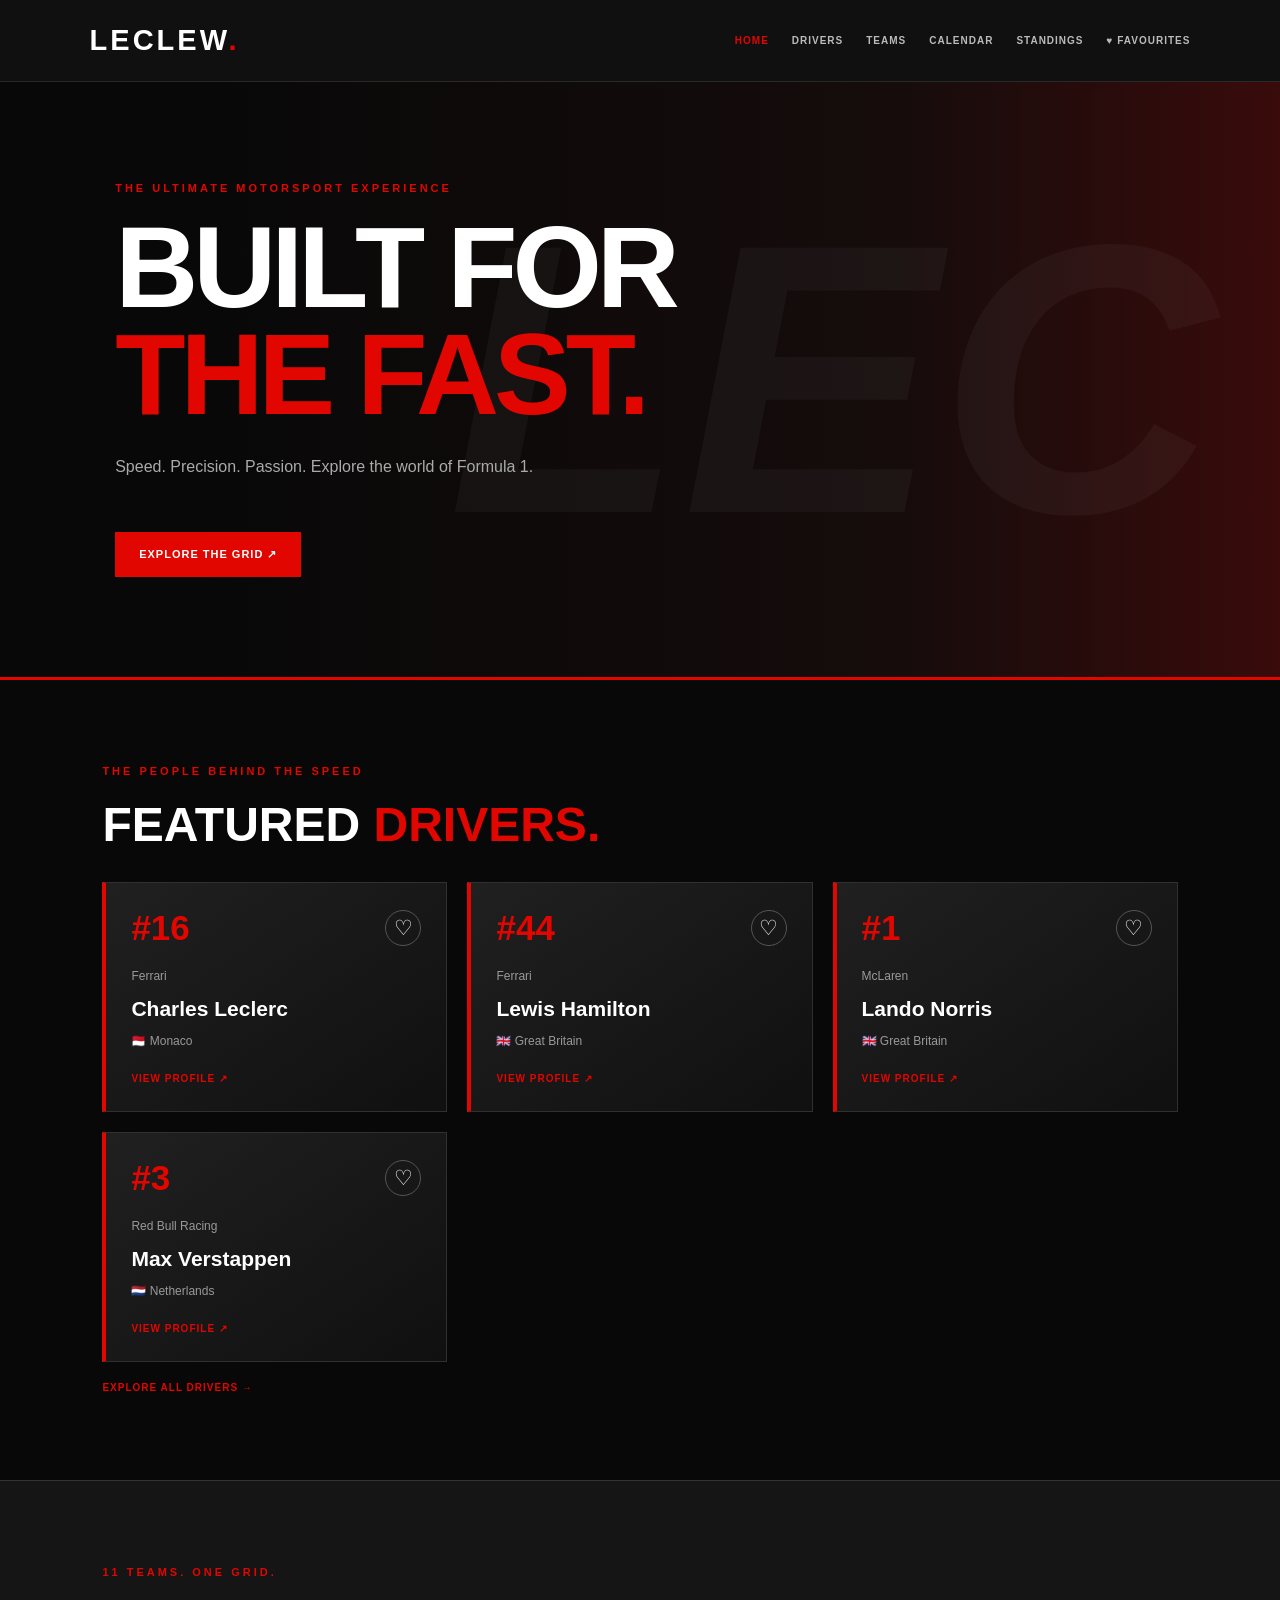
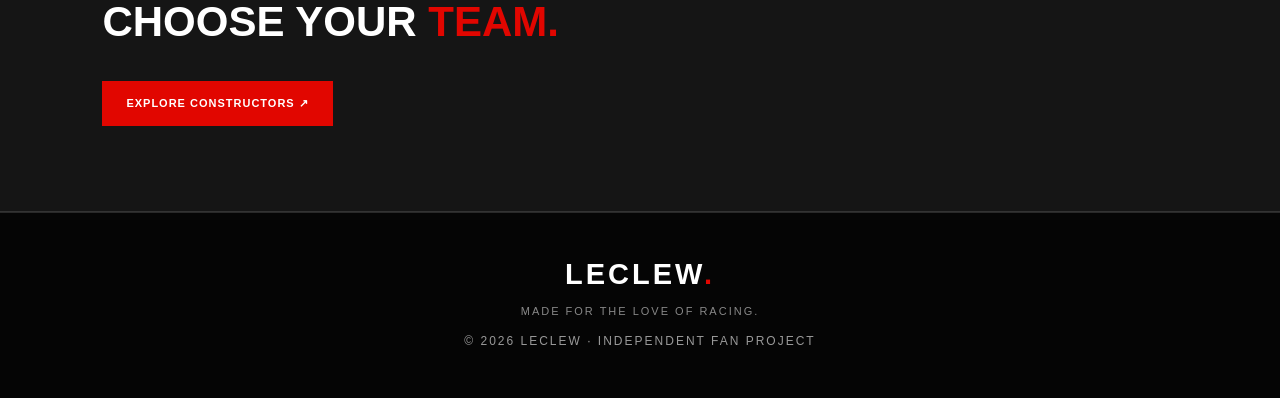
<file: index.html>
<!DOCTYPE html>
<html lang="en">
<head>
<meta charset="UTF-8">
<meta name="viewport" content="width=device-width, initial-scale=1">
<title>LECLEW | Racing World</title>
<link rel="stylesheet" href="style.css">
</head>
<body data-page="home">
<header id="navbar"></header>
<main id="app"></main>
<footer id="footer"></footer>
<script src="data.js"></script>
<script src="app.js"></script>
</body>
</html>
</file>
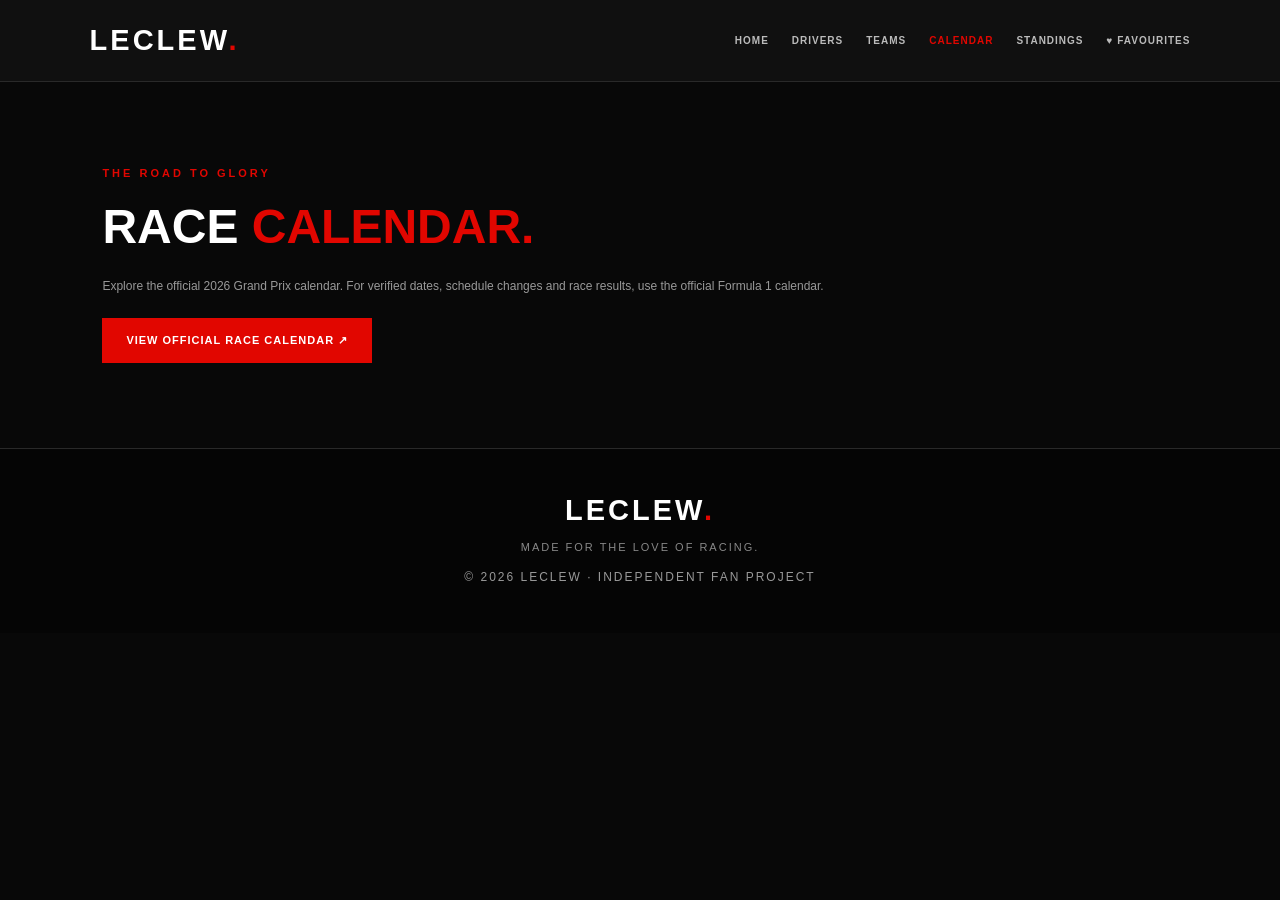
<file: calendar.html>
<!DOCTYPE html>
<html lang="en">
<head>
<meta charset="UTF-8">
<meta name="viewport" content="width=device-width, initial-scale=1">
<title>Race Calendar | LECLEW</title>
<link rel="stylesheet" href="style.css">
</head>
<body data-page="calendar">
<header id="navbar"></header>
<main id="app"></main>
<footer id="footer"></footer>
<script src="data.js"></script>
<script src="app.js"></script>
</body>
</html>
</file>
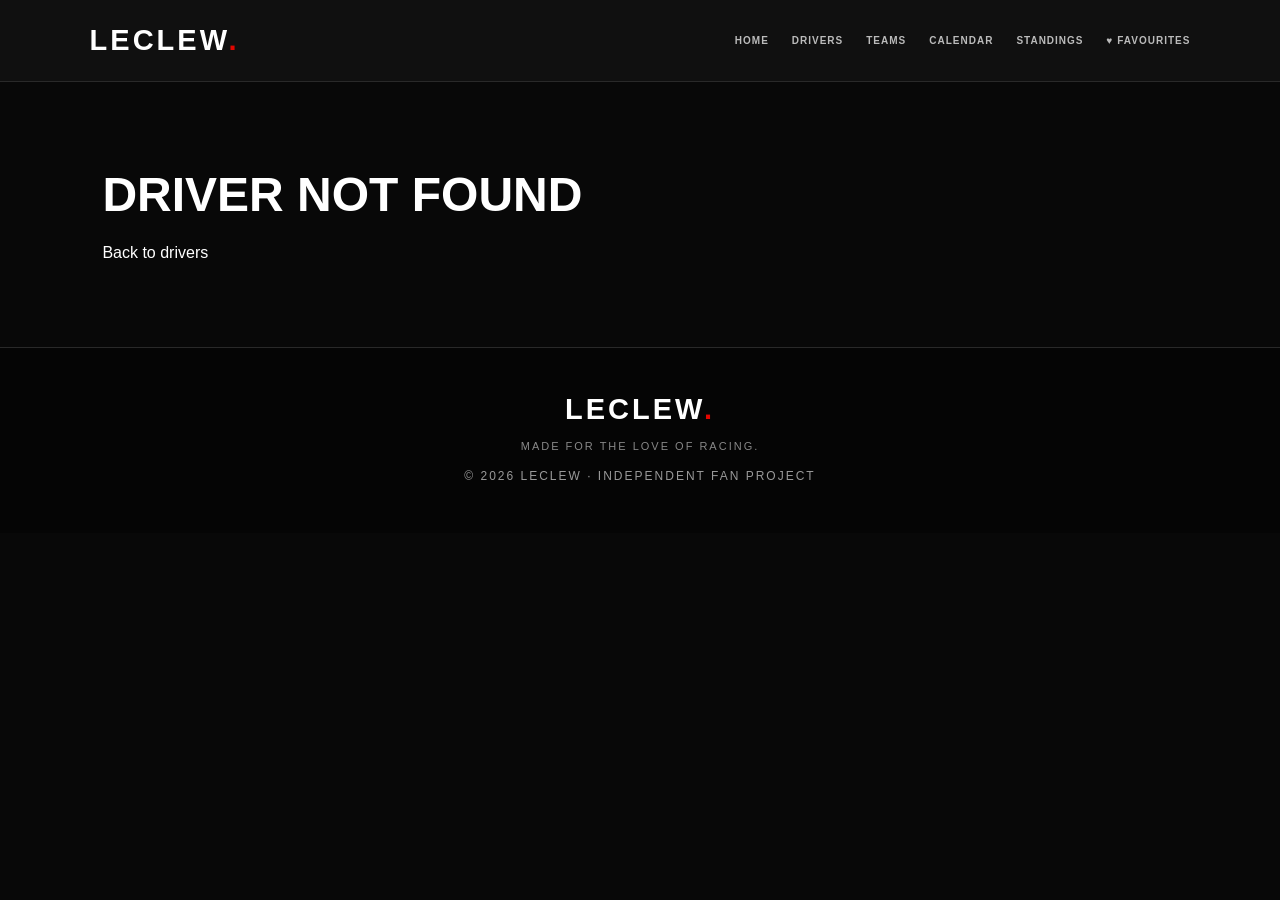
<file: driver.html>
<!DOCTYPE html>
<html lang="en">
<head>
<meta charset="UTF-8">
<meta name="viewport" content="width=device-width, initial-scale=1">
<title>Driver Profile | LECLEW</title>
<link rel="stylesheet" href="style.css">
</head>
<body data-page="driver">
<header id="navbar"></header>
<main id="app"></main>
<footer id="footer"></footer>
<script src="data.js"></script>
<script src="app.js"></script>
</body>
</html>
</file>
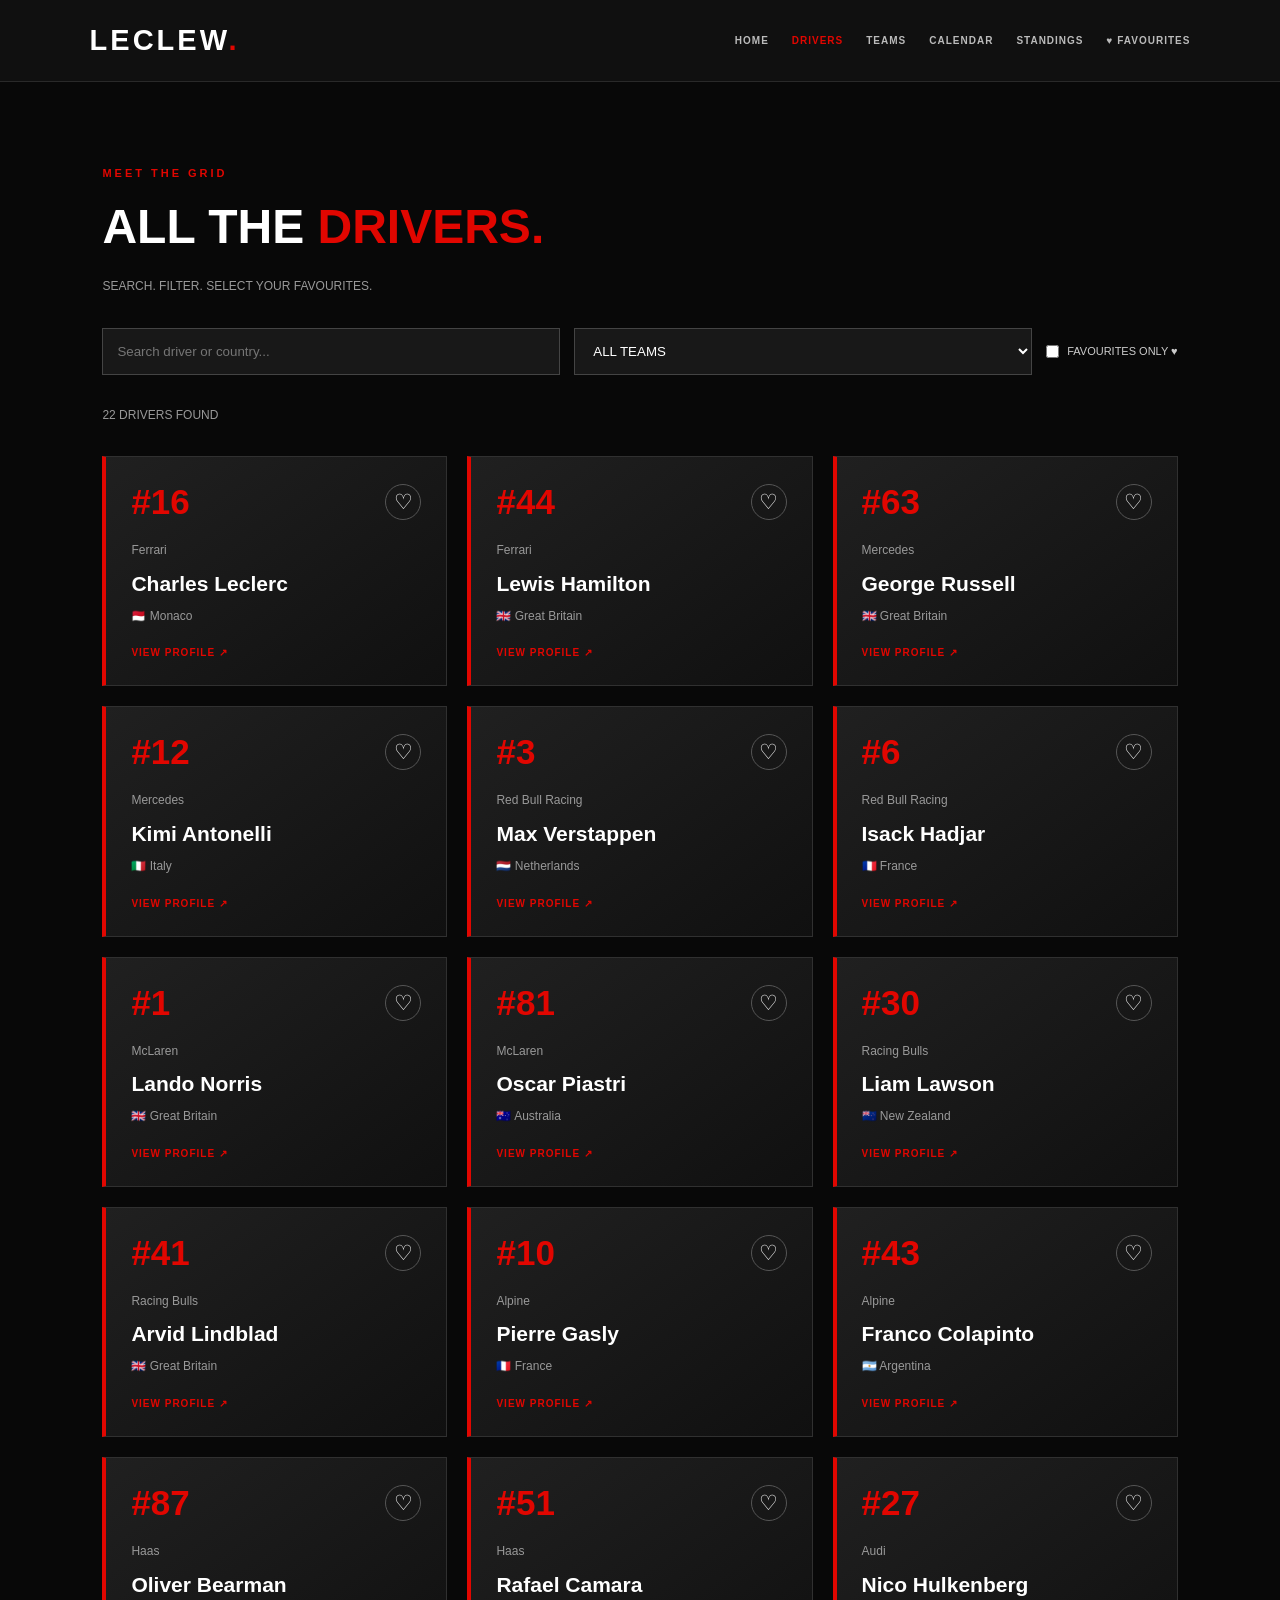
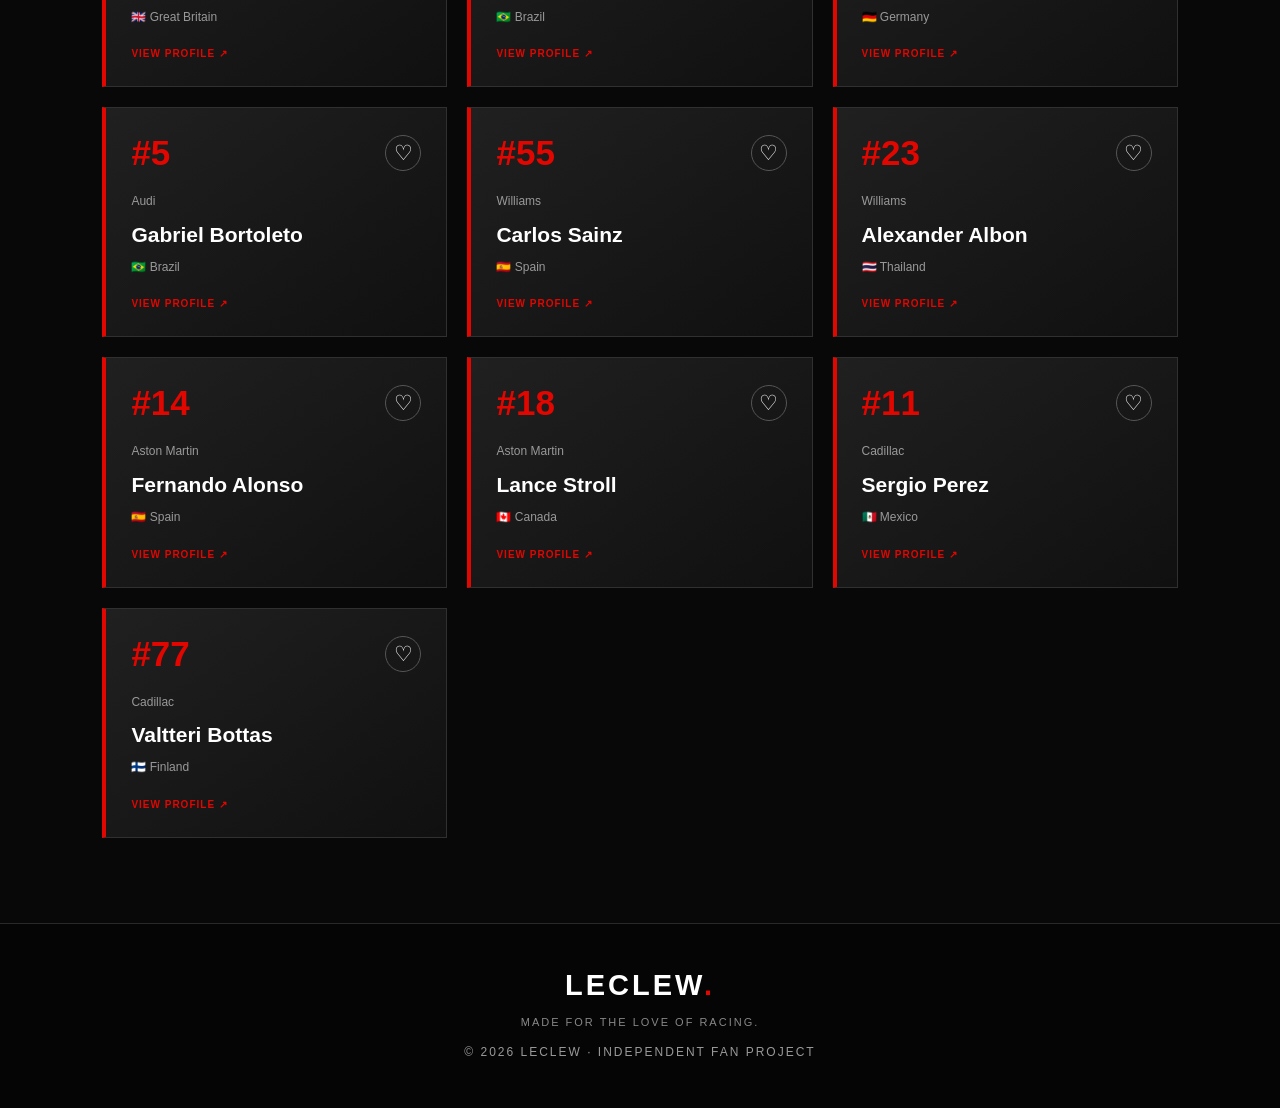
<file: drivers.html>
<!DOCTYPE html>
<html lang="en">
<head>
<meta charset="UTF-8">
<meta name="viewport" content="width=device-width, initial-scale=1">
<title>Drivers | LECLEW</title>
<link rel="stylesheet" href="style.css">
</head>
<body data-page="drivers">
<header id="navbar"></header>
<main id="app"></main>
<footer id="footer"></footer>
<script src="data.js"></script>
<script src="app.js"></script>
</body>
</html>
</file>
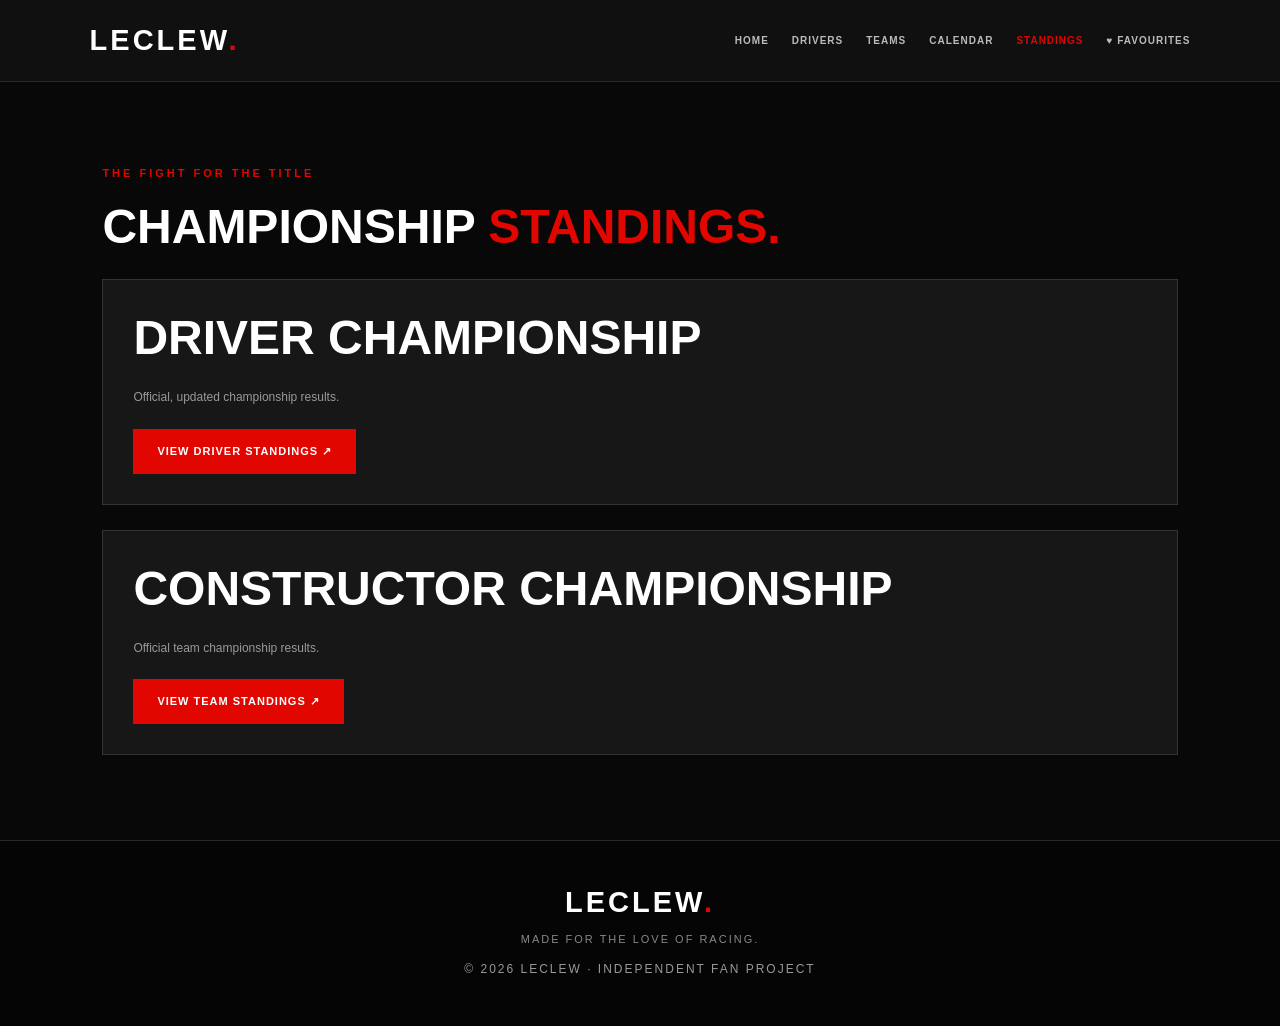
<file: standings.html>
<!DOCTYPE html>
<html lang="en">
<head>
<meta charset="UTF-8">
<meta name="viewport" content="width=device-width, initial-scale=1">
<title>Standings | LECLEW</title>
<link rel="stylesheet" href="style.css">
</head>
<body data-page="standings">
<header id="navbar"></header>
<main id="app"></main>
<footer id="footer"></footer>
<script src="data.js"></script>
<script src="app.js"></script>
</body>
</html>
</file>
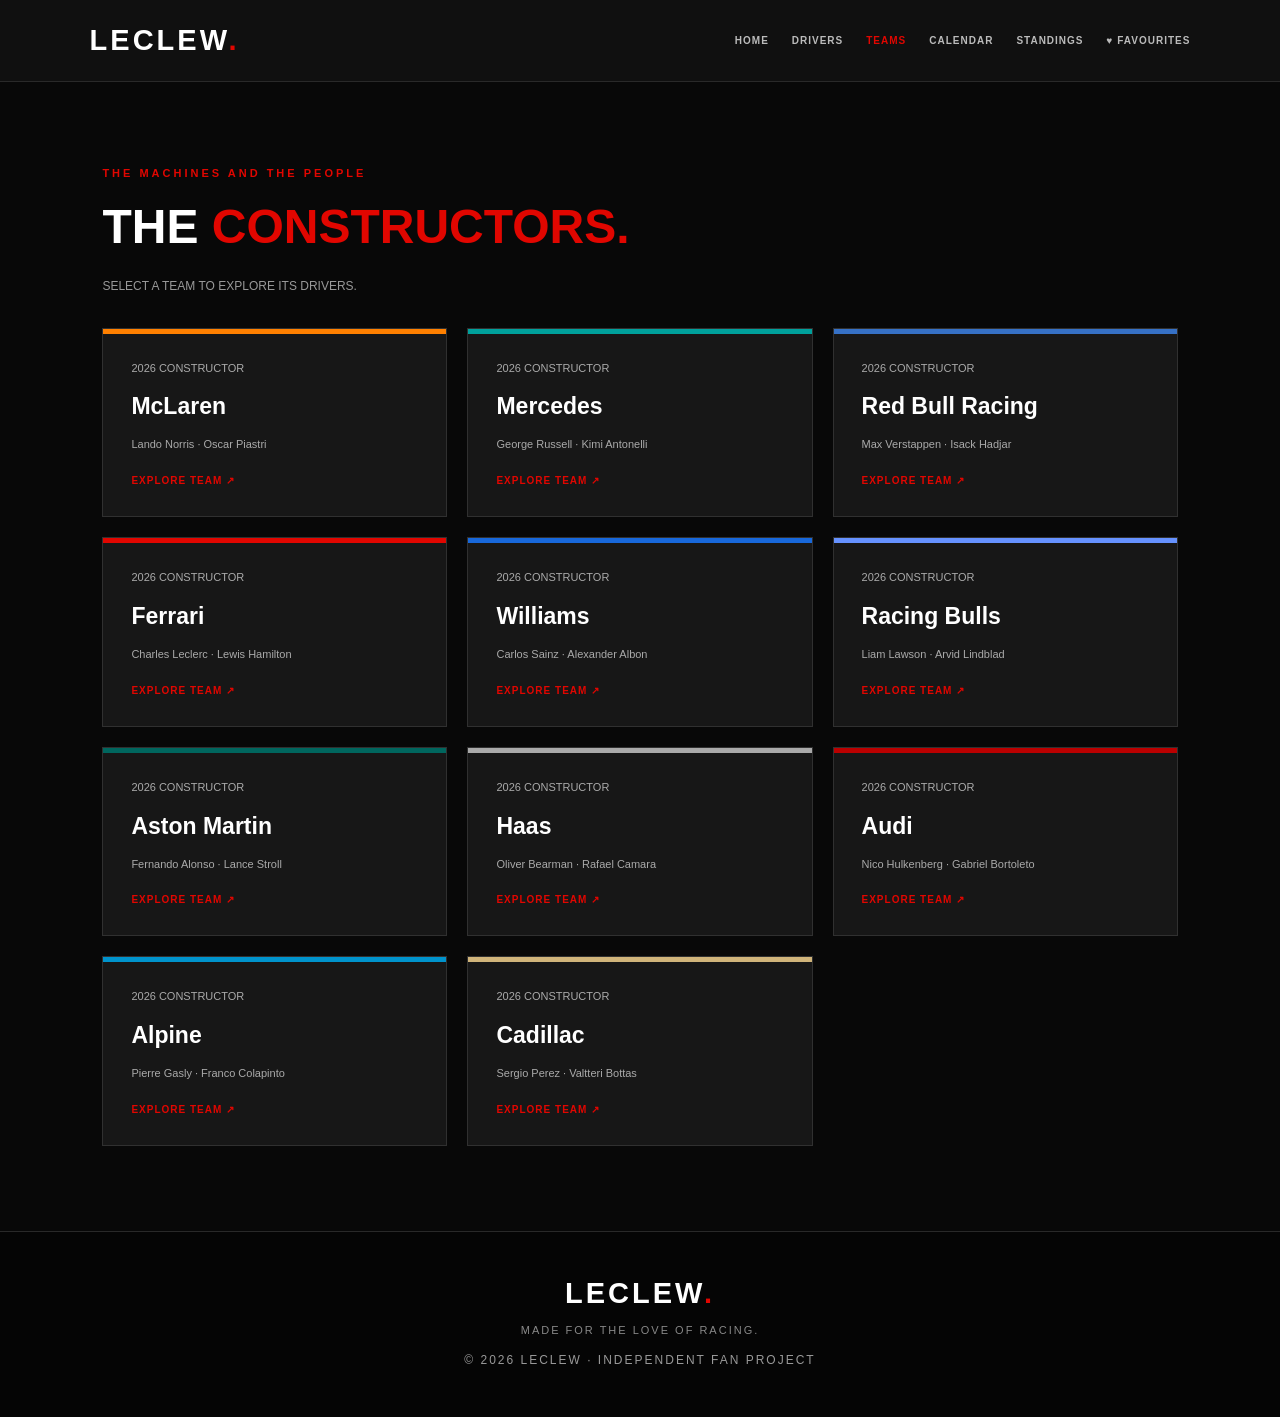
<file: teams.html>
<!DOCTYPE html>
<html lang="en">
<head>
<meta charset="UTF-8">
<meta name="viewport" content="width=device-width, initial-scale=1">
<title>Teams | LECLEW</title>
<link rel="stylesheet" href="style.css">
</head>
<body data-page="teams">
<header id="navbar"></header>
<main id="app"></main>
<footer id="footer"></footer>
<script src="data.js"></script>
<script src="app.js"></script>
</body>
</html>
</file>
<file: style.css>
:root {
  --red: #e10600;
  --black: #080808;
  --panel: #151515;
  --white: #ffffff;
  --muted: #999999;
}

* {
  margin: 0;
  padding: 0;
  box-sizing: border-box;
}

html { scroll-behavior: smooth; }

body {
  background: var(--black);
  color: var(--white);
  font-family: Arial, Helvetica, sans-serif;
}

a { color: inherit; text-decoration: none; }

.nav-inner {
  min-height: 82px;
  padding: 18px 7%;
  display: flex;
  justify-content: space-between;
  align-items: center;
  gap: 25px;
  background: #101010;
  border-bottom: 1px solid #292929;
}

.logo {
  font-size: 29px;
  font-weight: 900;
  letter-spacing: 3px;
  white-space: nowrap;
}

.logo span { color: var(--red); }

nav {
  display: flex;
  flex-wrap: wrap;
  align-items: center;
  gap: 23px;
}

nav a {
  font-size: 10px;
  color: #bbb;
  font-weight: bold;
  letter-spacing: 1px;
  transition: .2s;
}

nav a:hover, nav a.active { color: var(--red); }

.hero {
  min-height: 590px;
  padding: 100px 9%;
  display: flex;
  align-items: center;
  position: relative;
  overflow: hidden;
  background:
    linear-gradient(90deg, #080808 15%, #160c0c 70%, #390b0b);
  border-bottom: 3px solid var(--red);
}

.hero-content { position: relative; z-index: 2; }

.eyebrow {
  color: var(--red);
  font-size: 11px;
  font-weight: bold;
  letter-spacing: 3px;
  margin-bottom: 20px;
}

.hero h1 {
  font-size: clamp(65px, 10vw, 115px);
  font-weight: 900;
  line-height: .93;
  letter-spacing: -5px;
  margin-bottom: 25px;
}

.hero h1 span, h1 span, h2 span { color: var(--red); }

.hero-content > p:not(.eyebrow) {
  color: #aaa;
  line-height: 1.8;
  max-width: 470px;
  margin-bottom: 30px;
}

.hero-mark {
  position: absolute;
  right: 5%;
  font-size: clamp(180px, 30vw, 400px);
  font-weight: 900;
  font-style: italic;
  color: rgba(255,255,255,.035);
}

.primary-btn {
  display: inline-block;
  border: none;
  background: var(--red);
  color: white;
  padding: 16px 24px;
  font-size: 11px;
  font-weight: bold;
  letter-spacing: 1px;
  cursor: pointer;
  transition: .25s;
  margin-top: 20px;
}

.primary-btn:hover {
  background: white;
  color: var(--red);
}

.section {
  padding: 85px 8%;
}

.section h1, .section h2 {
  font-size: clamp(30px, 5vw, 48px);
  font-weight: 900;
  margin-bottom: 22px;
}

.grid {
  display: grid;
  grid-template-columns: repeat(3, minmax(0, 1fr));
  gap: 20px;
  margin-top: 30px;
}

.driver-card {
  background: linear-gradient(145deg, #202020, #101010);
  border: 1px solid #303030;
  border-left: 4px solid var(--red);
  padding: 25px;
  min-height: 210px;
  transition: .25s;
}

.driver-card:hover {
  transform: translateY(-6px);
  border-color: var(--red);
}

.card-top {
  display: flex;
  justify-content: space-between;
  align-items: center;
  margin-bottom: 18px;
}

.driver-number {
  font-size: 35px;
  font-weight: 900;
  color: var(--red);
}

.driver-card h3 {
  font-size: 21px;
  margin: 10px 0;
}

.muted {
  color: var(--muted);
  font-size: 12px;
  line-height: 1.8;
}

.heart {
  color: white;
  background: transparent;
  border: 1px solid #555;
  width: 36px;
  height: 36px;
  border-radius: 50%;
  font-size: 21px;
  cursor: pointer;
}

.heart.selected {
  color: var(--red);
  border-color: var(--red);
}

.card-link, .text-link {
  display: inline-block;
  color: var(--red);
  font-size: 10px;
  font-weight: bold;
  letter-spacing: 1px;
  margin-top: 20px;
}

.controls {
  display: flex;
  flex-wrap: wrap;
  gap: 14px;
  margin: 30px 0;
}

.controls input:not([type="checkbox"]),
.controls select {
  padding: 14px;
  background: #181818;
  border: 1px solid #444;
  color: white;
  min-width: 200px;
  flex: 1;
}

.favourite-filter {
  display: flex;
  gap: 8px;
  align-items: center;
  font-size: 11px;
  color: #ccc;
}

.team-card {
  display: block;
  padding: 28px;
  background: #171717;
  border: 1px solid #303030;
  transition: .25s;
  position: relative;
  overflow: hidden;
}

.team-card:hover {
  transform: translateY(-5px);
  border-color: var(--team-color);
}

.team-line {
  display: block;
  height: 5px;
  background: var(--team-color);
  margin: -28px -28px 25px;
}

.team-card h2 {
  font-size: 23px;
  margin: 15px 0;
}

.team-card p {
  color: #aaa;
  font-size: 11px;
  line-height: 1.8;
}

.profile {
  min-height: 500px;
  padding: 100px 10%;
  background: linear-gradient(120deg, #101010, #242424);
  border-bottom: 5px solid var(--team-color, var(--red));
}

.profile h1 {
  font-size: clamp(45px, 8vw, 90px);
  margin: 15px 0;
}

.profile-number {
  font-size: 70px;
  font-weight: 900;
  color: var(--team-color, var(--red));
}

.profile-team {
  font-size: 24px;
  margin-top: 20px;
}

.home-banner {
  background: #151515;
  padding: 85px 8%;
  border-top: 1px solid #333;
  border-bottom: 1px solid #333;
}

.home-banner h2 {
  font-size: 42px;
  margin-bottom: 15px;
}

.standing-card {
  padding: 30px;
  background: #171717;
  border: 1px solid #333;
  margin-top: 25px;
}

footer {
  background: #050505;
  text-align: center;
  padding: 45px 20px;
  border-top: 1px solid #292929;
}

footer p {
  color: #888;
  margin-top: 14px;
  font-size: 11px;
  letter-spacing: 2px;
}

@media(max-width: 850px) {
  .nav-inner {
    flex-direction: column;
    padding: 22px;
  }

  nav { justify-content: center; }

  .grid { grid-template-columns: repeat(2, 1fr); }
}

@media(max-width: 550px) {
  .grid { grid-template-columns: 1fr; }

  .hero { min-height: 470px; padding: 70px 7%; }

  .hero h1 { letter-spacing: -3px; }

  .section { padding: 60px 7%; }

  .controls { flex-direction: column; }

  .controls input:not([type="checkbox"]),
  .controls select { width: 100%; }

  .home-banner h2 { font-size: 32px; }
}
</file>
